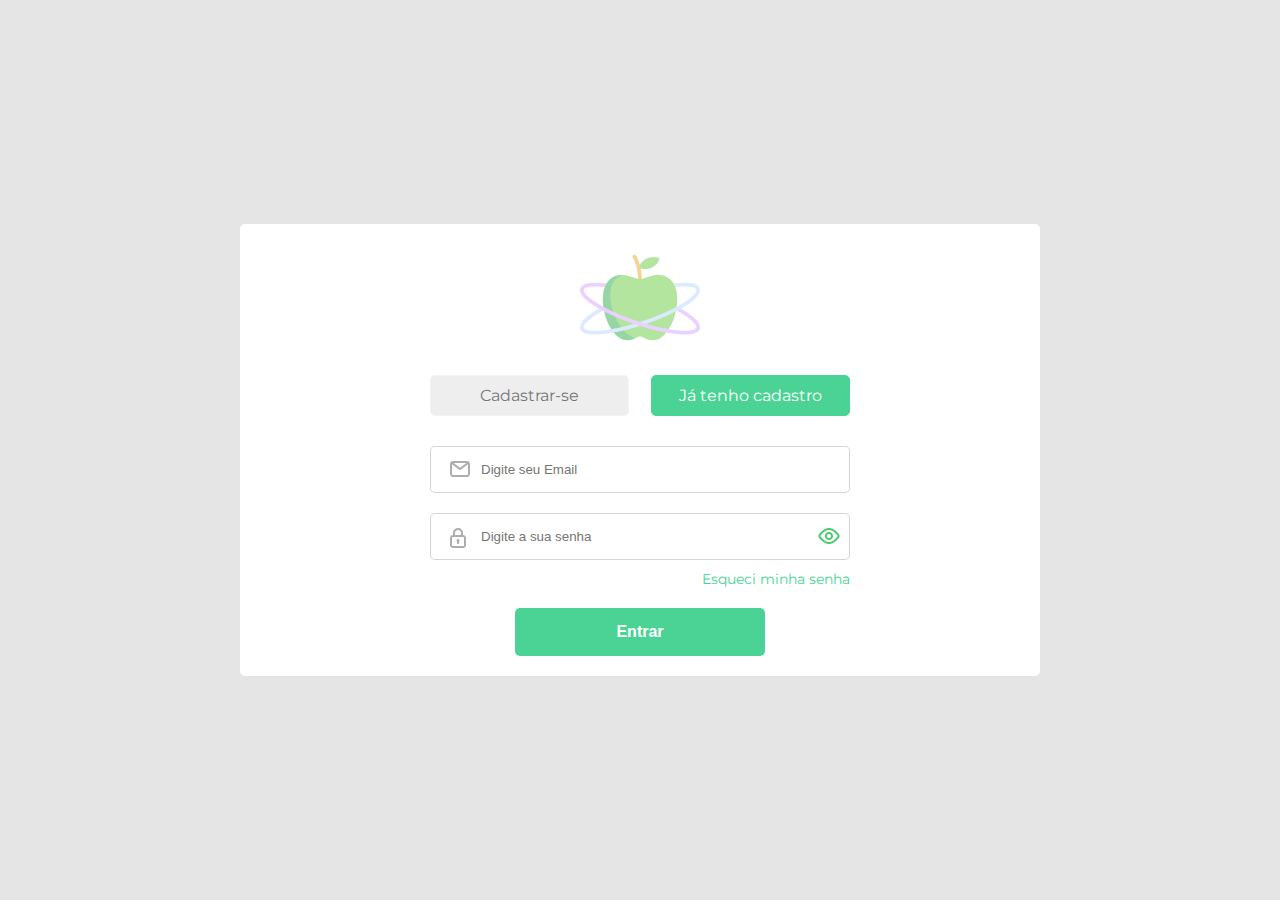
<file: index.html>
<!DOCTYPE html>
<html lang="en">
  <head>
    <meta charset="UTF-8" />
    <meta http-equiv="X-UA-Compatible" content="IE=edge" />
    <meta name="viewport" content="width=device-width, initial-scale=1.0" />
    <link rel="stylesheet" href="style.css" />
    <title>Document</title>
  </head>
  <body>
    <div class="container">
        <div class="imagem">
          <img src="assets/apple.png" alt="logo da empresa" />
        </div>
        <form>
          <div class="botoes">
            <a href="cadastre.html" class="btn btn-cinza">Cadastrar-se</a>
            <a href="cadastre.html" class="btn btn-verde">Já tenho cadastro</a>
          </div>

          <div class="campo">
            <img class="icon" src="assets/icone-email.png" alt="" />
            <input type="email" placeholder="Digite seu Email" />
          </div>

          <div class="campo">
            <img class="icon" src="assets/icone-senha.png" alt="" />
            <input type="password" placeholder="Digite a sua senha"/>
            <img class="olho" src="assets/olho.png" alt=""  />
          </div>
        
          <a href="recuperar-senha.html" class="esqueci-senha">Esqueci minha senha</a>
          <button  class="submit" type="submit">Entrar</button>
        </form>
    </div>
  </body>
  

</html>
</file>
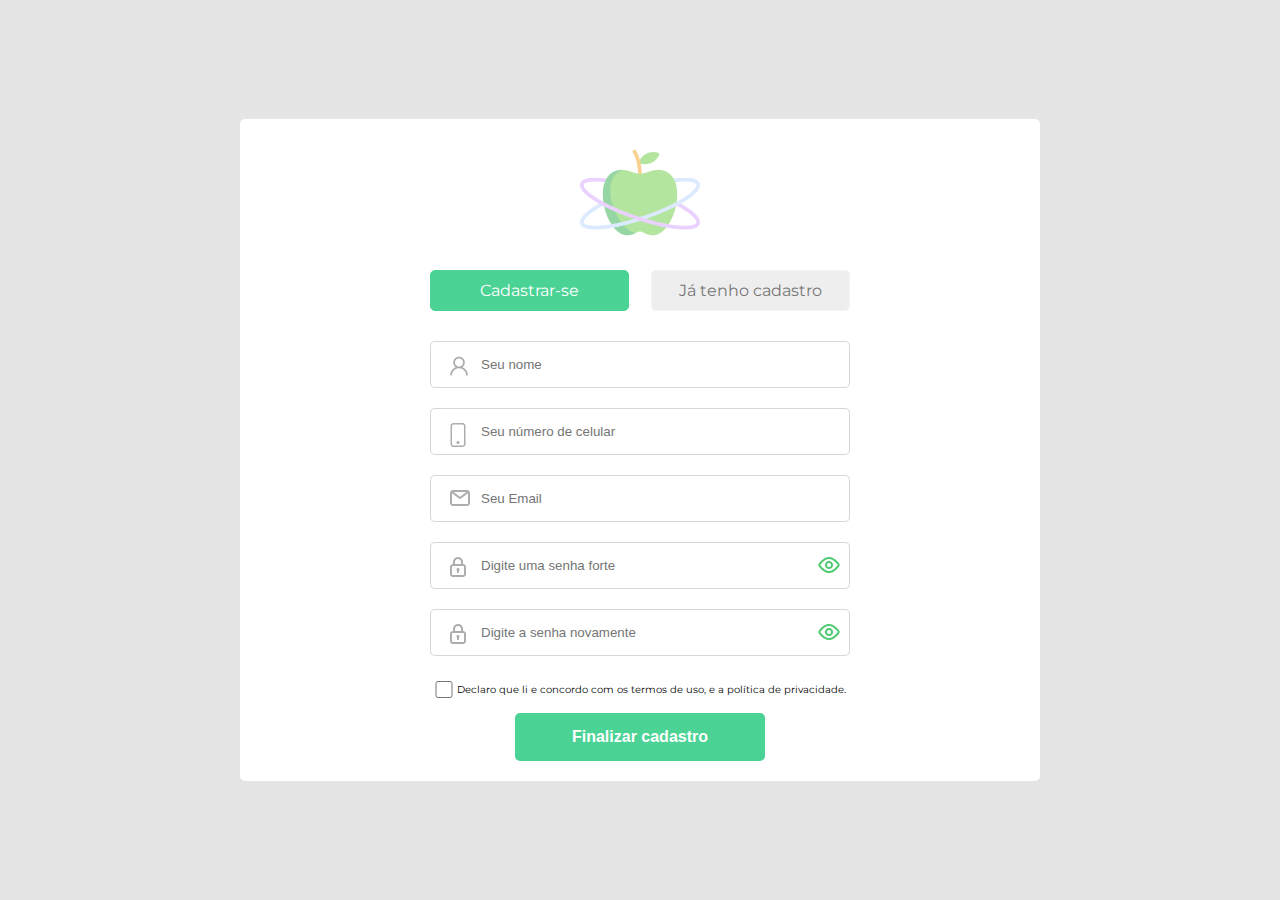
<file: cadastre.html>
<!DOCTYPE html>
<html lang="en">
  <head>
    <meta charset="UTF-8" />
    <meta http-equiv="X-UA-Compatible" content="IE=edge" />
    <meta name="viewport" content="width=device-width, initial-scale=1.0" />
    <link rel="stylesheet" href="style.css" />
    <title>cadastre</title>
  </head>
  <body>
    <div class="container">
      <div class="imagem">
        <img src="assets/apple.png" alt="logo da empresa" />
      </div>
      <form>
        <div class="botoes">
          <a href="cadastre.html" class="btn btn-verde">Cadastrar-se</a>
          <a href="index.html" class="btn btn-cinza">Já tenho cadastro</a>
        </div>

        <div class="campo">
          <img class="icon" src="assets/icone-user.png" alt="" />
          <input type="email" placeholder="Seu nome" />
        </div>

        <div class="campo">
          <img class="icon" src="assets/icone-celular.png" alt="" />
          <input type="email" placeholder="Seu número de celular" />
        </div>

        <div class="campo">
          <img class="icon" src="assets/icone-email.png" alt="" />
          <input type="email" placeholder="Seu Email" />
        </div>

        <div class="campo">
          <img class="icon" src="assets/icone-senha.png" alt="" />
          <input type="senha" placeholder="Digite uma senha forte" />
          <img class="olho" src="assets/olho.png" alt="" />
        </div>

        <div class="campo">
          <img class="icon" src="assets/icone-senha.png" alt="" />
          <input type="senha" placeholder="Digite a senha novamente" />
          <img class="olho" src="assets/olho.png" alt="" />
        </div>

        <div class="checkbox">
          <input type="checkbox" name="termos" />
          <label for="termos"
            >Declaro que li e concordo com os termos de uso, e a política de
            privacidade.</label
          >
        </div>
        <button class="submit" type="submit">Finalizar cadastro</button>
      </form>
    </div>
  </body>
</html>
</file>
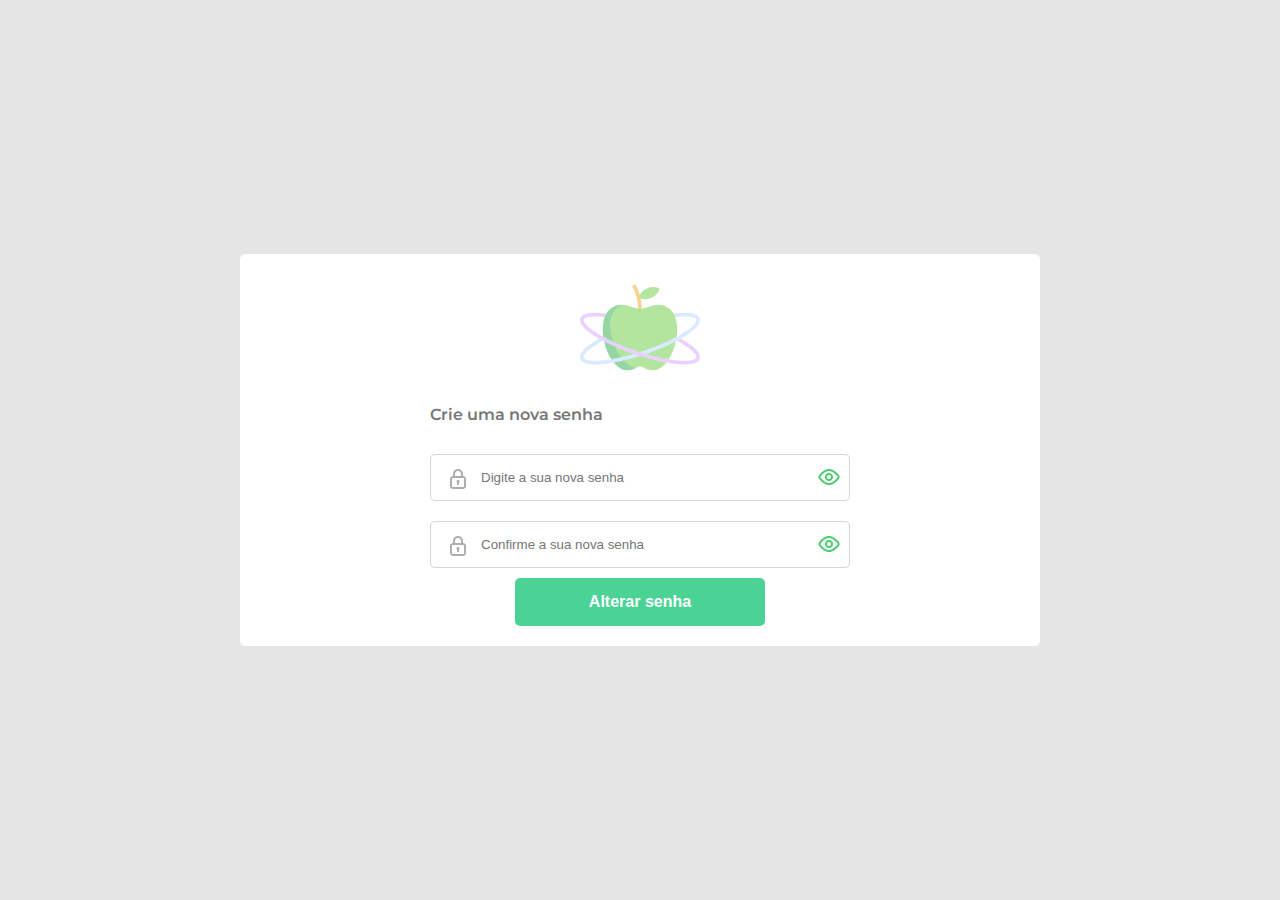
<file: nova-senha.html>
<!DOCTYPE html>
<html lang="en">
<head>
    <meta charset="UTF-8">
    <meta http-equiv="X-UA-Compatible" content="IE=edge">
    <meta name="viewport" content="width=device-width, initial-scale=1.0">
    <link rel="stylesheet" href="style.css">
    <title>Document</title>
</head>
<body>
    <div class="container">
    <div class="imagem">
      <img src="assets/apple.png" alt="logo da empresa" />
    </div>
    <form>
 
        <h4>Crie uma nova senha</h5>
        <div class="campo">
            <img class="icon" src="assets/icone-senha.png" alt="" />
            <input type="senha" placeholder="Digite a sua nova senha" />
            <img class="olho" src="assets/olho.png" alt="" />
          </div>

          <div class="campo">
            <img class="icon" src="assets/icone-senha.png" alt="" />
            <input type="senha" placeholder="Confirme a sua nova senha" />
            <img class="olho" src="assets/olho.png" alt="" />
          </div>
    
          <button class="submit" type="submit">Alterar senha</button>
    </form>
</div>
</body>
</html>
</file>
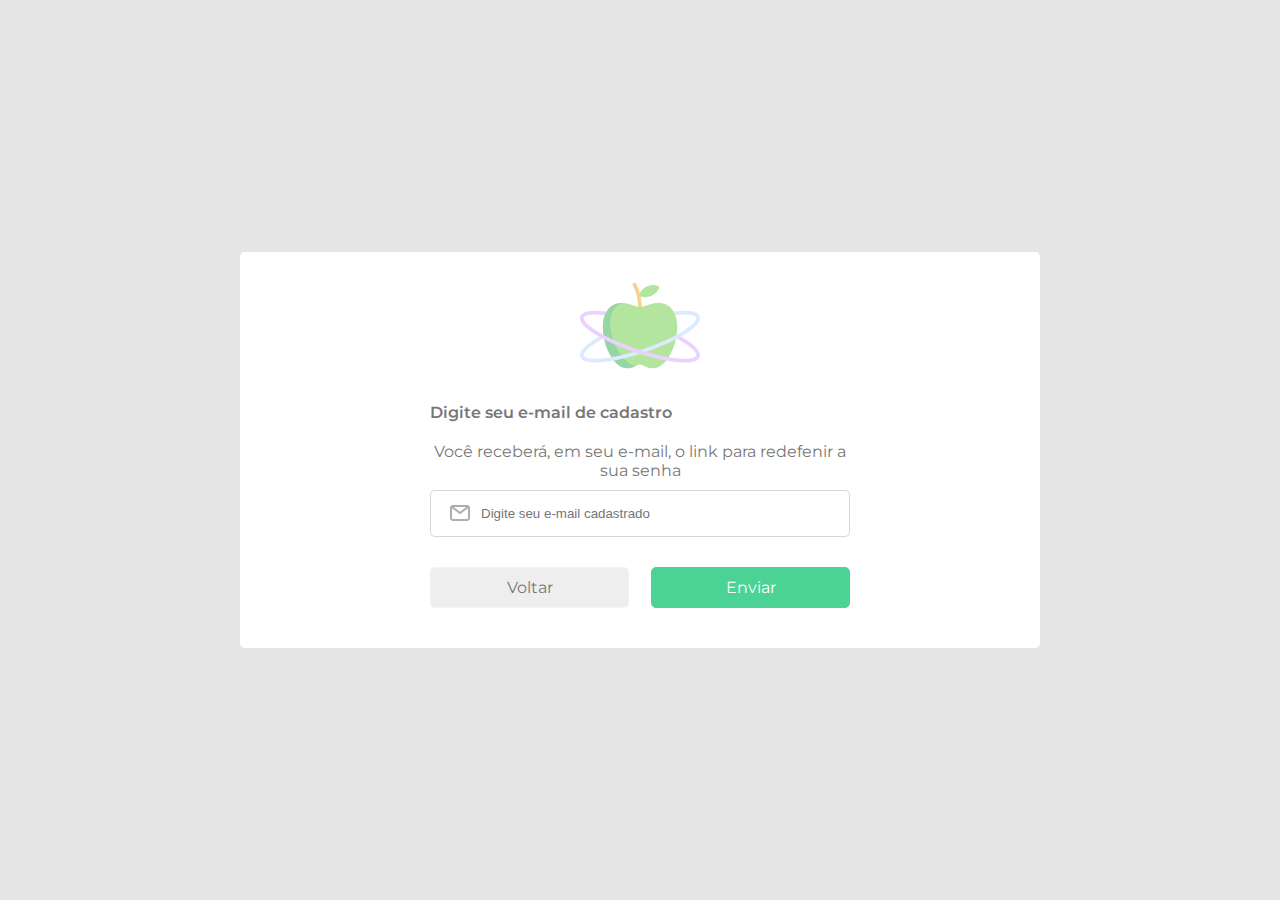
<file: recuperar-senha.html>
<!DOCTYPE html>
<html lang="en">
<head>
    <meta charset="UTF-8">
    <meta http-equiv="X-UA-Compatible" content="IE=edge">
    <meta name="viewport" content="width=device-width, initial-scale=1.0">
    <link rel="stylesheet" href="style.css">
    <title>Document</title>
</head>
<body>
    <div class="container">
        <div class="imagem">
          <img src="assets/apple.png" alt="logo da empresa" />
        </div>
        <form>
     
            <h4>Digite seu e-mail de cadastro</h5>
            <p class="descricao">Você receberá, em seu e-mail, o link para redefenir a sua senha</p>
          <div class="campo">
            <img class="icon" src="assets/icone-email.png" alt="" />
            <input type="email" placeholder="Digite seu e-mail cadastrado" />
          </div>
        
          <div class="botoes">
            <a href="index.html" class="btn btn-cinza">Voltar</a>
            <a href="nova-senha.html" class="btn btn-verde">Enviar</a>
          </div>
        </form>
    </div>
</body>
</html>
</file>
<file: style.css>
@import url('https://fonts.googleapis.com/css2?family=Montserrat:wght@400;600&display=swap');
* {
  margin: 0;
  padding: 0;
  box-sizing: border-box;
}

body {
  height: 100vh;
  display: flex;
  align-items: center;
  justify-content: center;
  background-color: #e5e5e5;
  font-family: "Montserrat", sans-serif;
}
.container {
  background-color: #fff;
  padding: 20px;
  width: 800px;
  display: flex;
  flex-direction: column;
  align-items: center;
  justify-content: center;
  margin: 30px;
  border-radius: 5px;
}
form{
    width: 420px;
    text-align: center;
}
input {
  padding: 15px;
  text-indent: 10px;
  margin: 10px 0;
  width: 100%;
  padding-left: 40px;
  border-radius: 5px;
  border: 1px solid rgba(119, 119, 119, 0.3);
  outline: none;
}
.campo{
    position: relative;    
}
input:focus{
    border: 1px solid #4ad395;
}
.icon{
    position: absolute;
    top: 25px;
    left: 20px;
}
.olho{
    position: absolute;
    top: 25px;
    right: 10px;
    cursor: pointer;
}
.botoes{
    width: 100%;
    display: flex;
    justify-content: space-between;
    padding: 20px 0;    
}
.btn{
    padding: 10px 20px;
    width: 199px;
    font-size: 16px;
    border-radius: 5px;
    cursor: pointer;
    text-decoration: none;
}
.btn-cinza {
  background-color: rgba(229, 229, 229, 0.65);
  border: 1px solid rgba(255, 255, 255, 0.3);
  color: #777;
}
.btn-verde {
  background-color: #4ad395;
  color: #fff;
  border: 1px solid #4ad395;
}
.esqueci-senha{
    display: block;
   text-align: end;
   color: #4ad395;
   margin-bottom: 20px;
   font-size: 14px;
   cursor: pointer;
   text-decoration: none;
}
.submit{
    background-color: #4ad395;
    border: none;
    color: #fff;
    width: 250px;
    padding: 15px 0;
    border-radius: 5px;
    font-weight: 600;
    font-size: 16px;
    cursor: pointer;
}
input[type=checkbox]{
    width: 20px; 
    height: 17px;   
    padding: 0;
    margin: 0;
}
.checkbox{
    padding: 15px 0;
    display: flex;
    align-items: center;
    justify-content: space-evenly;
}
label{
    font-size: 10px;
}
.descricao{
    font-size: 16px;
    color: #777;
}
h4{
    color: #777;
    font-weight: 600;
    padding: 20px 0;
    text-align: start;
}

@media screen and (max-width: 500px) {

    form{
        width: 100%;
    }
    .botoes{
        flex-direction: column;
        align-items: center;
        gap: 10px;
    }
    .btn{
        width: 100%;
    }
    .container{
        width: 90%;
    }
    .btn-cadastro{
        width: 100%;
        padding: 10px;
    }
    .btn-cadastre{
        width: 100%;
        padding: 10px;
    }
    .checkbox{
     align-items: flex-start;
    }

    input[type=checkbox]{
        margin: 0 5px;
    }

  }
</file>
